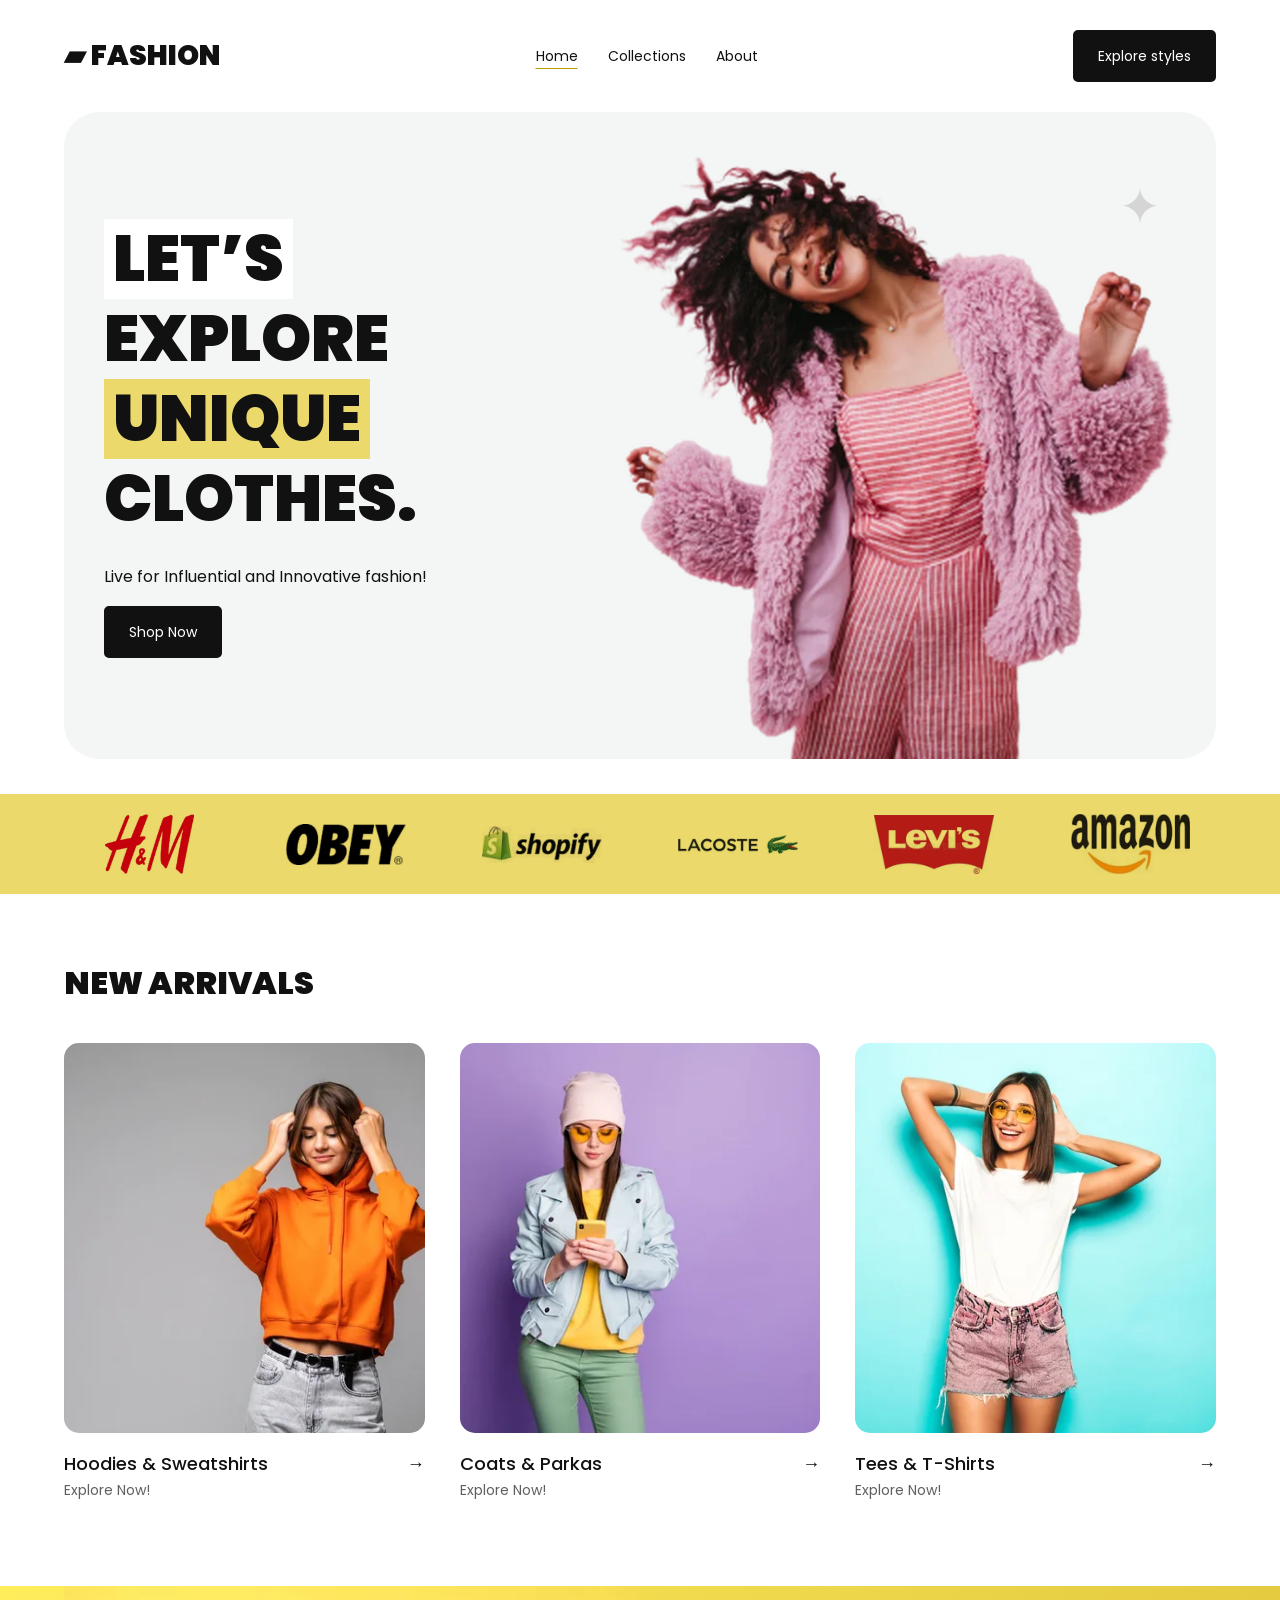
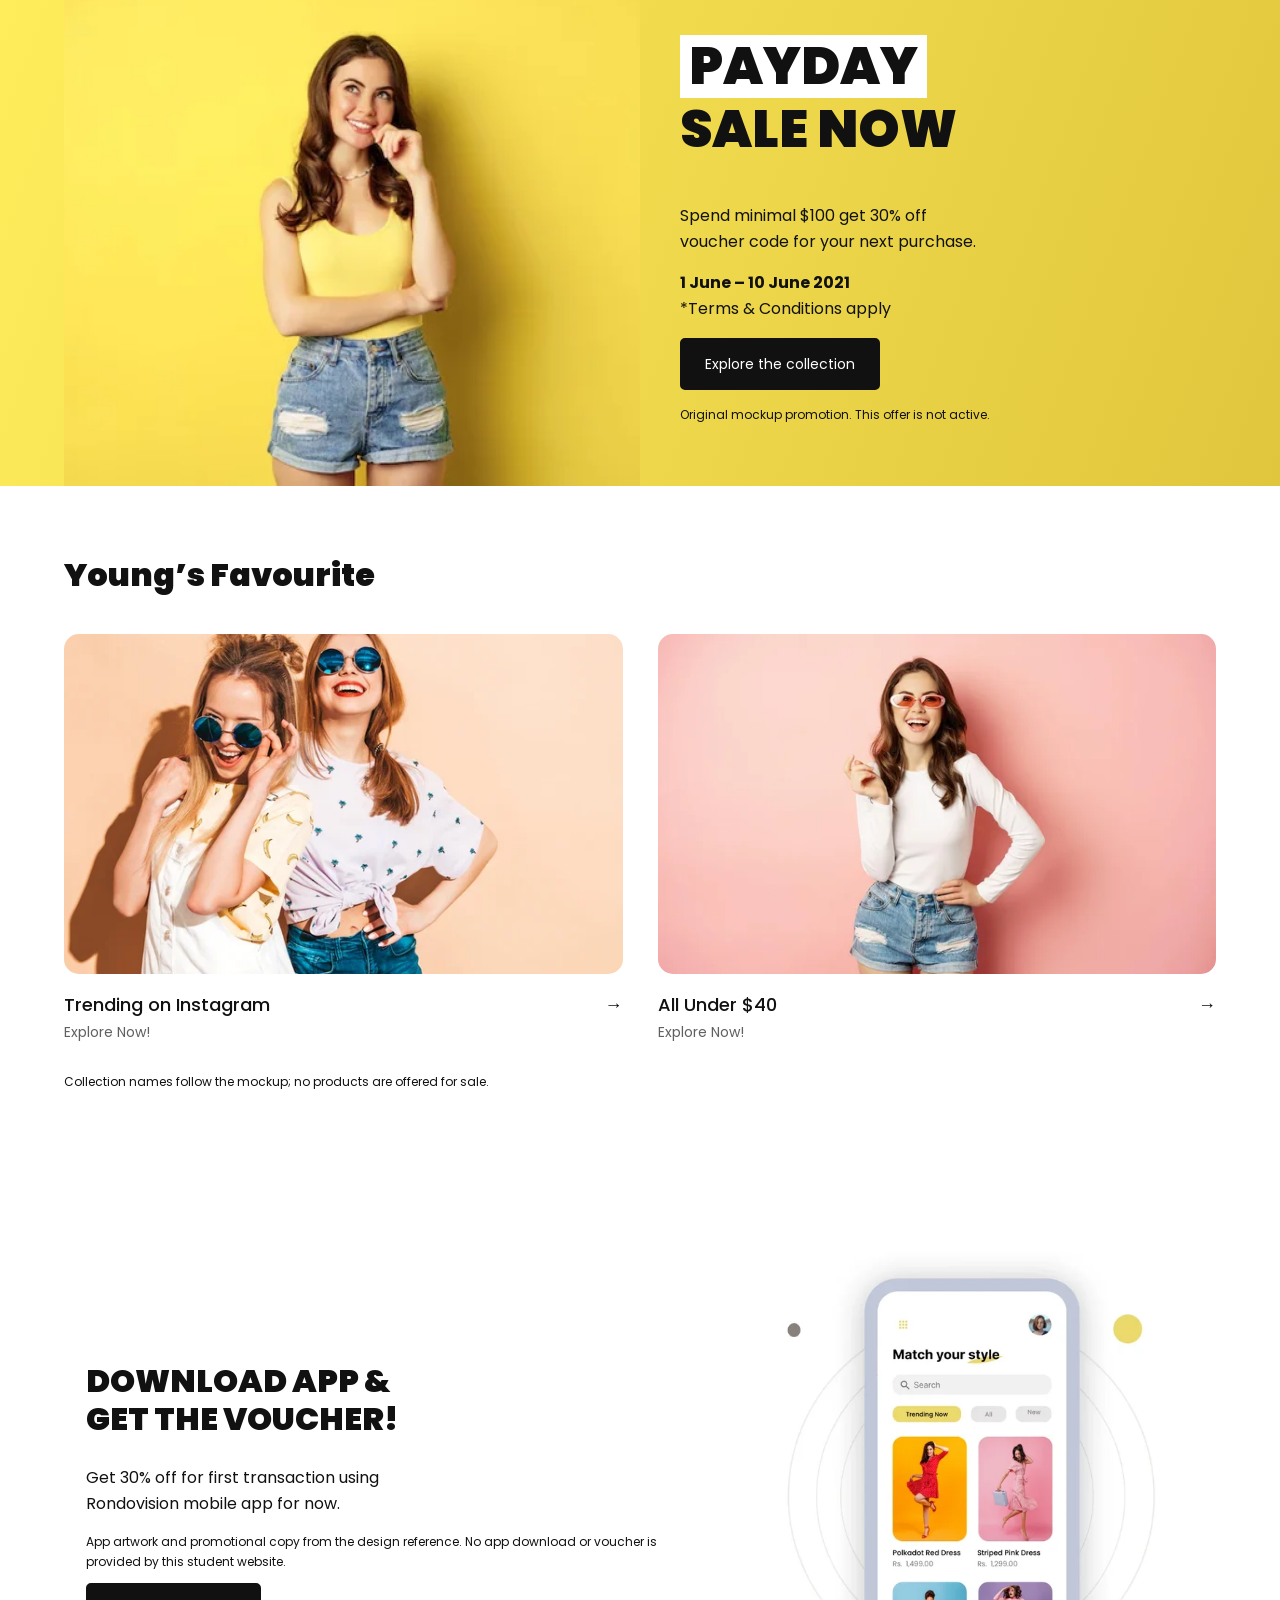
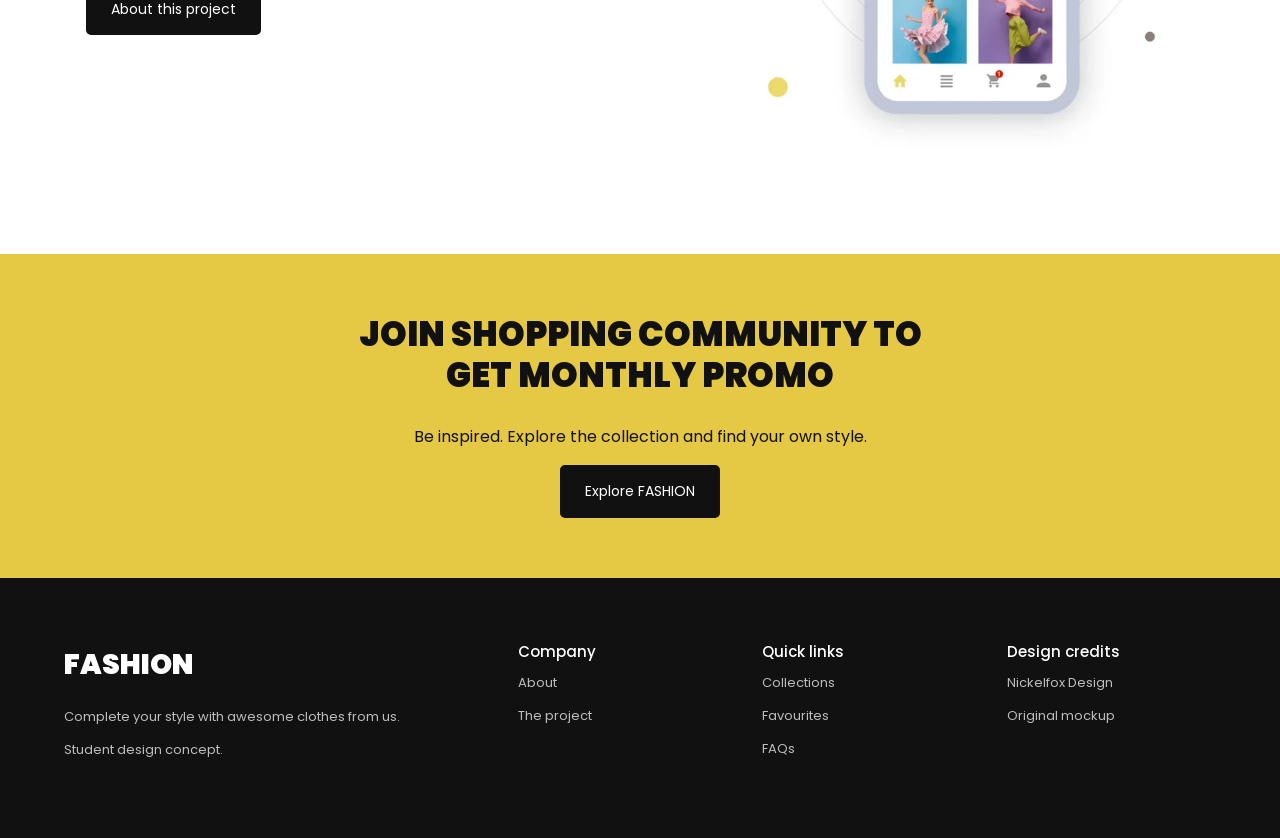
<file: index.html>
<!DOCTYPE html>
<html lang="en">
<head>
  <meta charset="UTF-8">
  <meta name="viewport" content="width=device-width, initial-scale=1.0">
  <meta name="description" content="Explore the FASHION clothing website.">

  <title>Home | FASHION</title>

  <!-- Loads the font and shared stylesheet. -->
  <link href="https://fonts.googleapis.com/css2?family=Poppins:wght@400;500;700;900&amp;display=swap" rel="stylesheet">
  <link rel="stylesheet" href="css/style.css">
</head>

<body class="home" itemscope itemtype="https://schema.org/WebPage">

  <!-- Lets keyboard users jump to the main content. -->
  <a class="skip-link" href="#main">Skip to main content</a>

  <!-- Logo, navigation and explore button. -->
  <header class="container header">
    <a class="logo" href="index.html">
      <span aria-hidden="true">▰</span> FASHION
    </a>

    <nav aria-label="Main navigation">
      <a href="index.html" aria-current="page">Home</a>
      <a href="collections.html">Collections</a>
      <a href="about.html">About</a>
    </nav>

    <a class="button" href="collections.html">Explore styles</a>
  </header>

  <main id="main" tabindex="-1">

    <!-- Main introduction with text and a model photograph. -->
    <section class="container hero">
      <div class="hero-text">
        <h1 itemprop="name">
          <span class="highlight white">LET’S</span><br>
          EXPLORE<br>
          <span class="highlight">UNIQUE</span><br>
          CLOTHES.
        </h1>

        <p>Live for Influential and Innovative fashion!</p>

        <a class="button" href="collections.html">Shop Now</a>
      </div>

      <div class="hero-picture">
        <img
          src="images/hero-600.webp"
          srcset="images/hero-300.webp 300w, images/hero-600.webp 600w"
          sizes="(max-width: 600px) 90vw, 45vw"
          alt="Woman wearing a fluffy pink coat and striped pink outfit"
        >

        <span class="star" aria-hidden="true">✦</span>
      </div>
    </section>

    <!-- Brand logos included in the original design reference. -->
    <div class="brands">
      <div class="container brand-row">
        <img
          class="brand-logo"
          src="images/hm-600.webp"
          srcset="images/hm-300.webp 300w, images/hm-600.webp 600w"
          sizes="(max-width: 600px) 25vw, 120px"
          alt="H and M"
          loading="lazy"
        >

        <img
          class="brand-logo"
          src="images/obey-600.webp"
          srcset="images/obey-300.webp 300w, images/obey-600.webp 600w"
          sizes="(max-width: 600px) 25vw, 120px"
          alt="Obey"
          loading="lazy"
        >

        <img
          class="brand-logo"
          src="images/shopify-600.webp"
          srcset="images/shopify-300.webp 300w, images/shopify-600.webp 600w"
          sizes="(max-width: 600px) 25vw, 120px"
          alt="Shopify"
          loading="lazy"
        >

        <img
          class="brand-logo"
          src="images/lacoste-600.webp"
          srcset="images/lacoste-300.webp 300w, images/lacoste-600.webp 600w"
          sizes="(max-width: 600px) 25vw, 120px"
          alt="Lacoste"
          loading="lazy"
        >

        <img
          class="brand-logo"
          src="images/levis-600.webp"
          srcset="images/levis-300.webp 300w, images/levis-600.webp 600w"
          sizes="(max-width: 600px) 25vw, 120px"
          alt="Levi’s"
          loading="lazy"
        >

        <img
          class="brand-logo"
          src="images/amazon-600.webp"
          srcset="images/amazon-300.webp 300w, images/amazon-600.webp 600w"
          sizes="(max-width: 600px) 25vw, 120px"
          alt="Amazon"
          loading="lazy"
        >
      </div>
    </div>

    <!-- Each card links to its matching collection. -->
    <section class="container section">
      <h2 class="section-title">NEW ARRIVALS</h2>

      <div class="cards">
        <article class="card">
          <a href="collections.html#hoodies">
            <img
              src="images/hoodie-600.webp"
              srcset="images/hoodie-300.webp 300w, images/hoodie-600.webp 600w"
              sizes="(max-width: 600px) 90vw, 30vw"
              alt="Woman in an orange hoodie against a grey background"
              loading="lazy"
            >

            <h3>
              Hoodies &amp; Sweatshirts
              <span aria-hidden="true">&rarr;</span>
            </h3>

            <p>Explore Now!</p>
          </a>
        </article>

        <article class="card">
          <a href="collections.html#coats">
            <img
              src="images/coat-600.webp"
              srcset="images/coat-300.webp 300w, images/coat-600.webp 600w"
              sizes="(max-width: 600px) 90vw, 30vw"
              alt="Woman in a pale coat and hat against a purple background"
              loading="lazy"
            >

            <h3>
              Coats &amp; Parkas
              <span aria-hidden="true">&rarr;</span>
            </h3>

            <p>Explore Now!</p>
          </a>
        </article>

        <article class="card">
          <a href="collections.html#tees">
            <img
              src="images/tshirt-600.webp"
              srcset="images/tshirt-300.webp 300w, images/tshirt-600.webp 600w"
              sizes="(max-width: 600px) 90vw, 30vw"
              alt="Woman wearing a white tee against a turquoise background"
              loading="lazy"
            >

            <h3>
              Tees &amp; T-Shirts
              <span aria-hidden="true">&rarr;</span>
            </h3>

            <p>Explore Now!</p>
          </a>
        </article>
      </div>
    </section>

    <!-- Sale banner from the mockup, with an inactive-offer notice. -->
    <section class="sale">
      <div class="container sale-row">
        <img
          class="sale-picture"
          src="images/payday-600.webp"
          srcset="images/payday-300.webp 300w, images/payday-600.webp 600w"
          sizes="(max-width: 600px) 90vw, 45vw"
          alt="Woman wearing a yellow top and denim shorts"
          loading="lazy"
        >

        <div class="sale-text">
          <h2>
            <span class="highlight white">PAYDAY</span><br>
            SALE NOW
          </h2>

          <p>
            Spend minimal $100 get 30% off<br>
            voucher code for your next purchase.
          </p>

          <p>
            <strong>1 June – 10 June 2021</strong><br>
            *Terms &amp; Conditions apply
          </p>

          <a class="button" href="collections.html">
            Explore the collection
          </a>

          <p class="small-print">
            Original mockup promotion. This offer is not active.
          </p>
        </div>
      </div>
    </section>

    <!-- Two wider favourite collection cards. -->
    <section class="container section" id="favourites">
      <h2 class="section-title">Young’s Favourite</h2>

      <div class="cards favourites">
        <article class="card">
          <a href="collections.html">
            <img
              src="images/friends-600.webp"
              srcset="images/friends-300.webp 300w, images/friends-600.webp 600w"
              sizes="(max-width: 600px) 90vw, 45vw"
              alt="Two women wearing sunglasses against a peach background"
              loading="lazy"
            >

            <h3>
              Trending on Instagram
              <span aria-hidden="true">&rarr;</span>
            </h3>

            <p>Explore Now!</p>
          </a>
        </article>

        <article class="card">
          <a href="collections.html">
            <img
              src="images/summer-600.webp"
              srcset="images/summer-300.webp 300w, images/summer-600.webp 600w"
              sizes="(max-width: 600px) 90vw, 45vw"
              alt="Woman in a white top and denim shorts against a pink background"
              loading="lazy"
            >

            <h3>
              All Under $40
              <span aria-hidden="true">&rarr;</span>
            </h3>

            <p>Explore Now!</p>
          </a>
        </article>
      </div>

      <p class="small-print">
        Collection names follow the mockup; no products are offered for sale.
      </p>
    </section>

    <!-- Original app illustration and a working project link. -->
    <section class="container app-section">
      <div>
        <h2>
          DOWNLOAD APP &amp;<br>
          GET THE VOUCHER!
        </h2>

        <p>
          Get 30% off for first transaction using<br>
          Rondovision mobile app for now.
        </p>

        <p class="small-print">
          App artwork and promotional copy from the design reference.
          No app download or voucher is provided by this student website.
        </p>

        <a class="button" href="about.html#project">
          About this project
        </a>
      </div>

      <img
        class="phone"
        src="images/phone-600.webp"
        srcset="images/phone-300.webp 300w, images/phone-600.webp 600w"
        sizes="(max-width: 600px) 80vw, 38vw"
        alt="Mobile app illustration showing a fashion catalogue"
        loading="lazy"
      >
    </section>

    <!-- A page link replaces the mockup's email form. -->
    <section class="community">
      <div class="container">
        <h2>
          JOIN SHOPPING COMMUNITY TO<br>
          GET MONTHLY PROMO
        </h2>

        <p>
          Be inspired. Explore the collection and find your own style.
        </p>

        <a class="button" href="collections.html">
          Explore FASHION
        </a>
      </div>
    </section>

  </main>

  <!-- Website information, useful links and design credits. -->
  <footer class="footer">
    <div class="container footer-columns">
      <div>
        <a class="logo" href="index.html">FASHION</a>
        <p>Complete your style with awesome clothes from us.</p>
        <p>Student design concept.</p>
      </div>

      <div>
        <h2>Company</h2>
        <a href="about.html">About</a>
        <a href="about.html#project">The project</a>
      </div>

      <div>
        <h2>Quick links</h2>
        <a href="collections.html">Collections</a>
        <a href="index.html#favourites">Favourites</a>
        <a href="about.html#faq">FAQs</a>
      </div>

      <div>
        <h2>Design credits</h2>
        <a href="https://www.figma.com/community/file/1135871952737326157/shopping-website">
          Nickelfox Design
        </a>
        <a href="images/mockup-1200.webp">Original mockup</a>
      </div>
    </div>
  </footer>

</body>
</html>
</file>
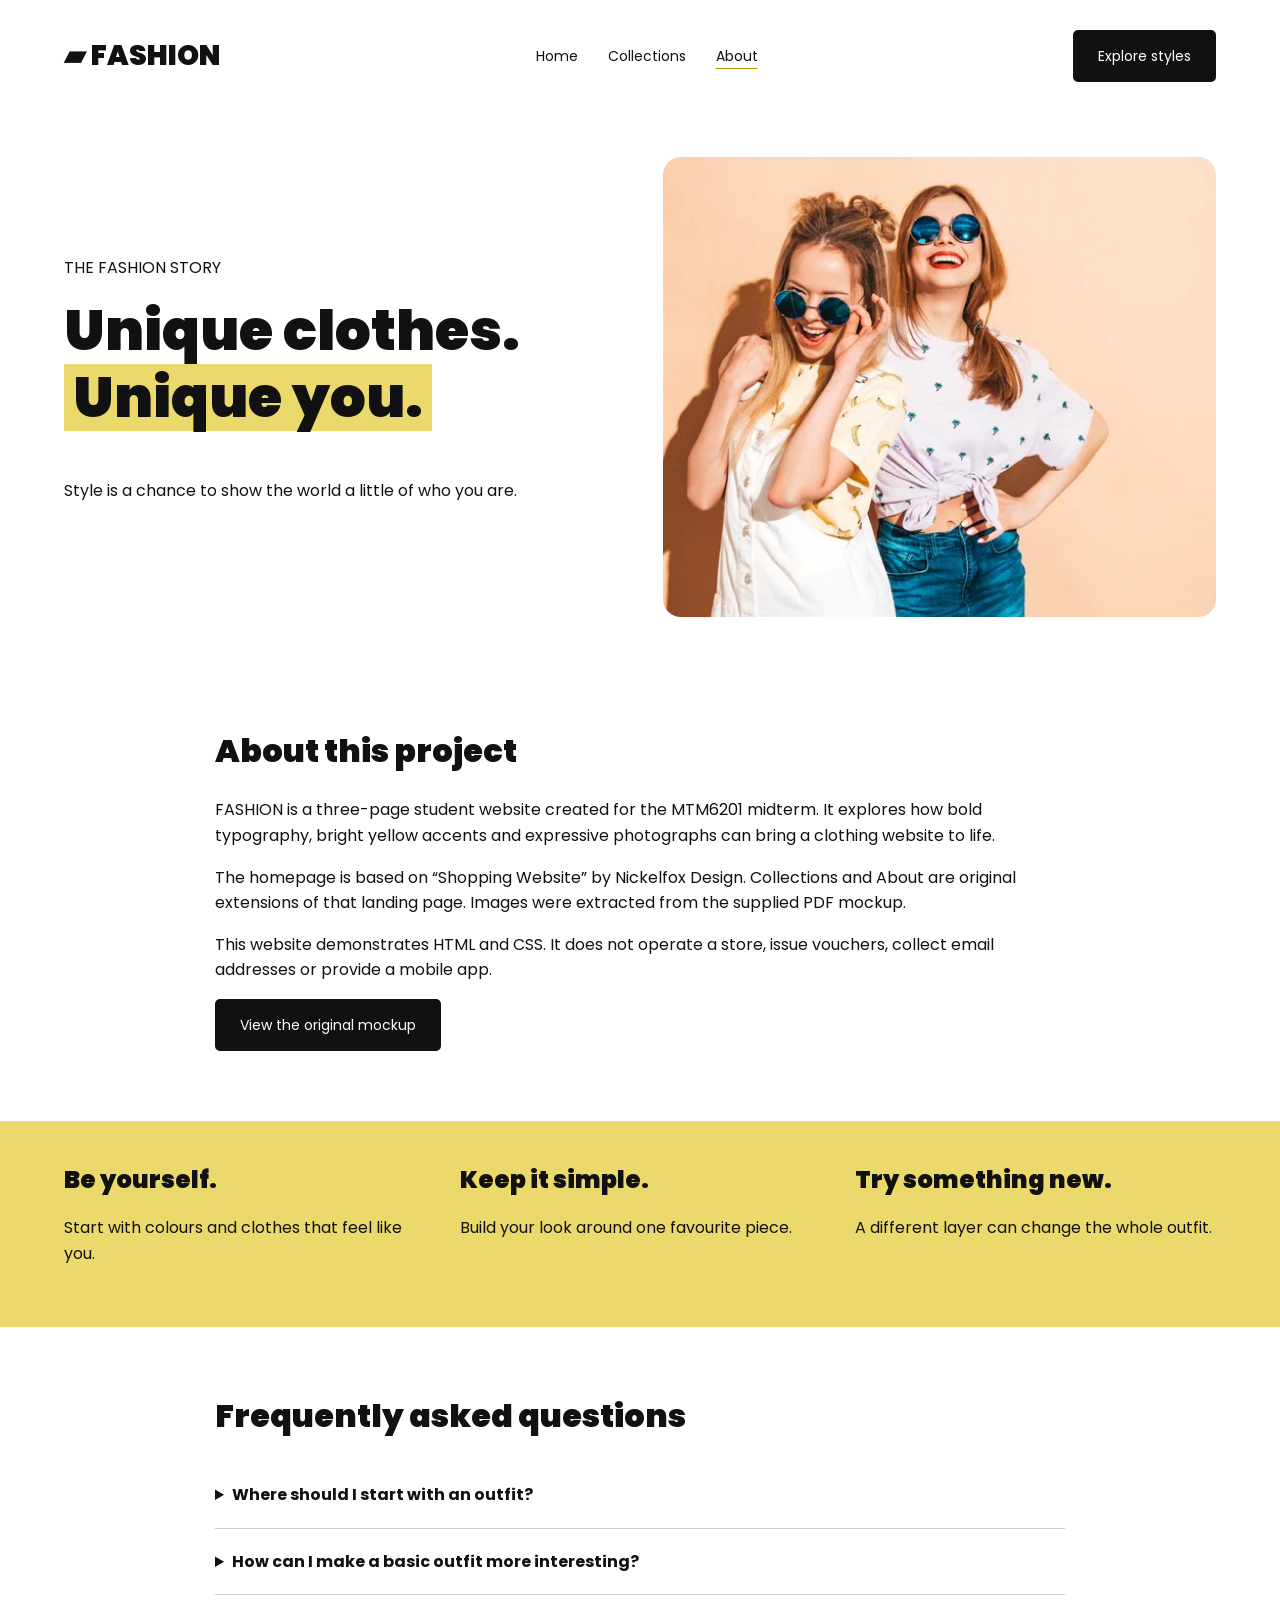
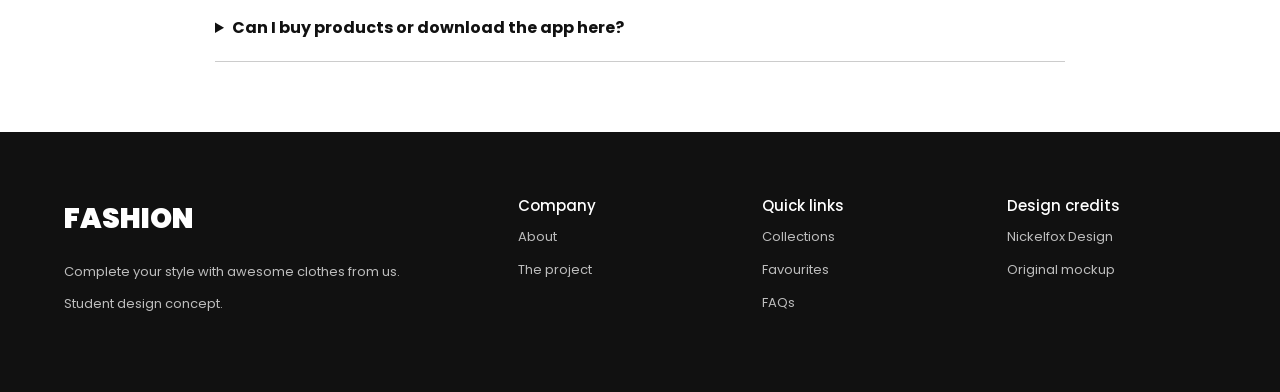
<file: about.html>
<!DOCTYPE html>
<html lang="en">
<head>
  <meta charset="UTF-8">
  <meta name="viewport" content="width=device-width, initial-scale=1.0">
  <meta name="description" content="Learn about the FASHION student project.">

  <title>About | FASHION</title>

  <!-- Loads the Poppins font and shared stylesheet. -->
  <link href="https://fonts.googleapis.com/css2?family=Poppins:wght@400;500;700;900&amp;display=swap" rel="stylesheet">
  <link rel="stylesheet" href="css/style.css">
</head>

<!-- Adds a page class and identifies this document as a web page. -->
<body class="about" itemscope itemtype="https://schema.org/WebPage">

  <!-- Lets keyboard users jump to the main content. -->
  <a class="skip-link" href="#main">Skip to main content</a>

  <!-- Website logo and navigation. -->
  <header class="container header">
    <a class="logo" href="index.html">
      <span aria-hidden="true">▰</span> FASHION
    </a>

    <nav aria-label="Main navigation">
      <a href="index.html">Home</a>
      <a href="collections.html">Collections</a>
      <a href="about.html" aria-current="page">About</a>
    </nav>

    <a class="button" href="collections.html">Explore styles</a>
  </header>

  <main id="main" tabindex="-1">

    <!-- Introduction with a heading and photograph. -->
    <section class="container about-intro">
      <div>
        <p>THE FASHION STORY</p>

        <h1 itemprop="name">
          Unique clothes.<br>
          <span class="highlight">Unique you.</span>
        </h1>

        <p>
          Style is a chance to show the world
          a little of who you are.
        </p>
      </div>

      <!-- Provides two image sizes for different screens. -->
      <img
        src="images/friends-600.webp"
        srcset="images/friends-300.webp 300w, images/friends-600.webp 600w"
        sizes="(max-width: 600px) 90vw, 45vw"
        alt="Two women in sunglasses sharing a playful fashion moment"
      >
    </section>

    <!-- Explains the project and credits the original designer. -->
    <section class="container section story" id="project">
      <h2>About this project</h2>

      <p>
        FASHION is a three-page student website created for
        the MTM6201 midterm. It explores how bold typography,
        bright yellow accents and expressive photographs
        can bring a clothing website to life.
      </p>

      <p>
        The homepage is based on “Shopping Website” by
        Nickelfox Design. Collections and About are original
        extensions of that landing page. Images were extracted
        from the supplied PDF mockup.
      </p>

      <p>
        This website demonstrates HTML and CSS.
        It does not operate a store, issue vouchers,
        collect email addresses or provide a mobile app.
      </p>

      <a class="button" href="images/mockup-1200.webp">
        View the original mockup
      </a>
    </section>

    <!-- Three style ideas displayed using the shared card layout. -->
    <section class="values">
      <div class="container cards">
        <article>
          <h2>Be yourself.</h2>
          <p>Start with colours and clothes that feel like you.</p>
        </article>

        <article>
          <h2>Keep it simple.</h2>
          <p>Build your look around one favourite piece.</p>
        </article>

        <article>
          <h2>Try something new.</h2>
          <p>A different layer can change the whole outfit.</p>
        </article>
      </div>
    </section>

    <!-- Expandable questions work without JavaScript. -->
    <section class="container section story" id="faq">
      <h2>Frequently asked questions</h2>

      <details>
        <summary>Where should I start with an outfit?</summary>
        <p>
          Choose one piece you enjoy wearing.
          Build around its colour, shape or texture,
          and keep the other pieces simple.
        </p>
      </details>

      <details>
        <summary>
          How can I make a basic outfit more interesting?
        </summary>
        <p>
          Try a colourful coat, a contrasting accessory
          or a different combination of pieces you already own.
        </p>
      </details>

      <details>
        <summary>
          Can I buy products or download the app here?
        </summary>
        <p>
          No. The products, offers and app illustration
          belong to the design reference.
          This is a student HTML and CSS project.
        </p>
      </details>
    </section>

  </main>

  <!-- Footer information and useful links. -->
  <footer class="footer">
    <div class="container footer-columns">
      <div>
        <a class="logo" href="index.html">FASHION</a>
        <p>Complete your style with awesome clothes from us.</p>
        <p>Student design concept.</p>
      </div>

      <div>
        <h2>Company</h2>
        <a href="about.html">About</a>
        <a href="about.html#project">The project</a>
      </div>

      <div>
        <h2>Quick links</h2>
        <a href="collections.html">Collections</a>
        <a href="index.html#favourites">Favourites</a>
        <a href="about.html#faq">FAQs</a>
      </div>

      <div>
        <h2>Design credits</h2>
        <a href="https://www.figma.com/community/file/1135871952737326157/shopping-website">
          Nickelfox Design
        </a>
        <a href="images/mockup-1200.webp">Original mockup</a>
      </div>
    </div>
  </footer>

</body>
</html>
</file>
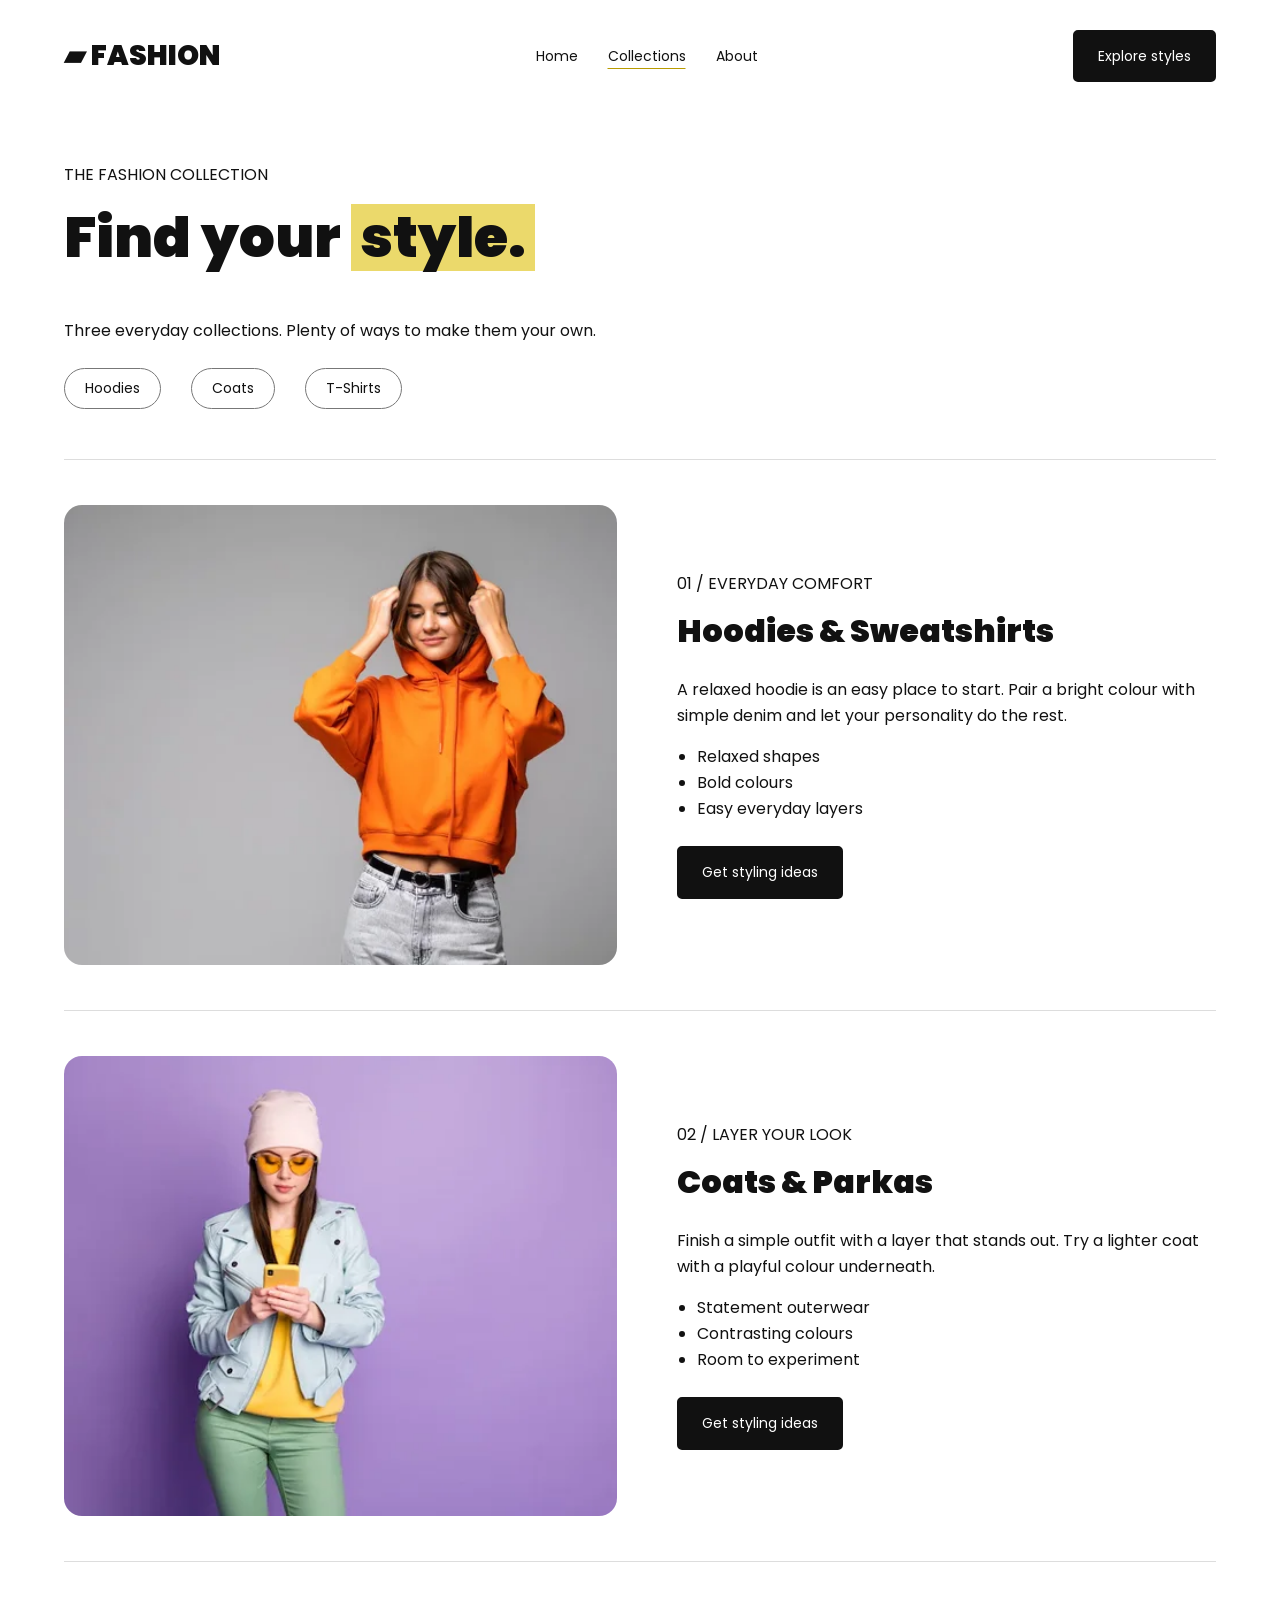
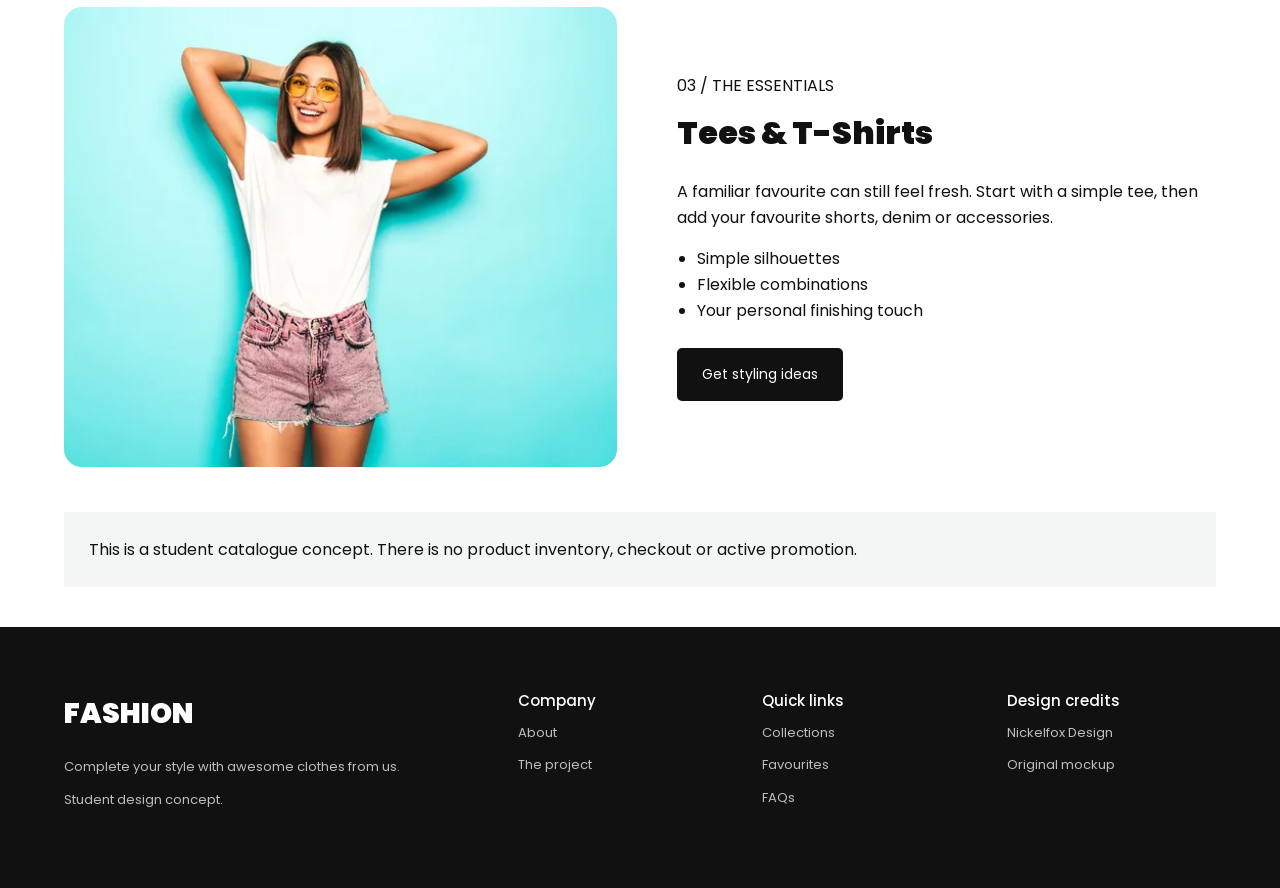
<file: collections.html>
<!DOCTYPE html>
<html lang="en">
<head>
  <meta charset="UTF-8">
  <meta name="viewport" content="width=device-width, initial-scale=1.0">
  <meta name="description" content="Explore the FASHION clothing collections.">

  <title>Collections | FASHION</title>

  <!-- Loads the Poppins font and shared stylesheet. -->
  <link href="https://fonts.googleapis.com/css2?family=Poppins:wght@400;500;700;900&amp;display=swap" rel="stylesheet">
  <link rel="stylesheet" href="css/style.css">
</head>

<!-- Adds a page class and identifies this document as a web page. -->
<body class="collections">

  <!-- Lets keyboard users jump to the main content. -->
  <a class="skip-link" href="#main">Skip to main content</a>

  <!-- Website logo and navigation. -->
  <header class="container header">
    <a class="logo" href="index.html">
      <span aria-hidden="true">▰</span> FASHION
    </a>

    <nav aria-label="Main navigation">
      <a href="index.html">Home</a>
      <a href="collections.html" aria-current="page">Collections</a>
      <a href="about.html">About</a>
    </nav>

    <a class="button" href="collections.html">Explore styles</a>
  </header>

  <main id="main" tabindex="-1">

    <!-- Page introduction and links to each collection. -->
    <section class="container page-heading">
      <p>THE FASHION COLLECTION</p>

      <h1 itemprop="name">
        Find your <span class="highlight">style.</span>
      </h1>

      <p>
        Three everyday collections.
        Plenty of ways to make them your own.
      </p>

      <!-- Each link jumps to a matching section ID below. -->
      <nav class="category-links" aria-label="Collection categories">
        <a href="#hoodies">Hoodies</a>
        <a href="#coats">Coats</a>
        <a href="#tees">T-Shirts</a>
      </nav>
    </section>

    <!-- Hoodies collection: image, description and features. -->
    <section class="container collection" id="hoodies">
      <img
        src="images/hoodie-600.webp"
        srcset="images/hoodie-300.webp 300w, images/hoodie-600.webp 600w"
        sizes="(max-width: 600px) 90vw, 45vw"
        alt="Woman in an orange hoodie against a grey background"
        loading="lazy"
      >

      <div>
        <p>01 / EVERYDAY COMFORT</p>
        <h2>Hoodies &amp; Sweatshirts</h2>

        <p>
          A relaxed hoodie is an easy place to start.
          Pair a bright colour with simple denim and let
          your personality do the rest.
        </p>

        <ul>
          <li>Relaxed shapes</li>
          <li>Bold colours</li>
          <li>Easy everyday layers</li>
        </ul>

        <!-- Opens the questions section on the About page. -->
        <a class="button" href="about.html#faq">
          Get styling ideas
        </a>
      </div>
    </section>

    <!-- Coats collection uses the same layout. -->
    <section class="container collection" id="coats">
      <img
        src="images/coat-600.webp"
        srcset="images/coat-300.webp 300w, images/coat-600.webp 600w"
        sizes="(max-width: 600px) 90vw, 45vw"
        alt="Woman in a pale coat, hat and green trousers"
        loading="lazy"
      >

      <div>
        <p>02 / LAYER YOUR LOOK</p>
        <h2>Coats &amp; Parkas</h2>

        <p>
          Finish a simple outfit with a layer that stands out.
          Try a lighter coat with a playful colour underneath.
        </p>

        <ul>
          <li>Statement outerwear</li>
          <li>Contrasting colours</li>
          <li>Room to experiment</li>
        </ul>

        <a class="button" href="about.html#faq">
          Get styling ideas
        </a>
      </div>
    </section>

    <!-- T-shirts collection. -->
    <section class="container collection" id="tees">
      <img
        src="images/tshirt-600.webp"
        srcset="images/tshirt-300.webp 300w, images/tshirt-600.webp 600w"
        sizes="(max-width: 600px) 90vw, 45vw"
        alt="Woman in a white tee and patterned shorts"
        loading="lazy"
      >

      <div>
        <p>03 / THE ESSENTIALS</p>
        <h2>Tees &amp; T-Shirts</h2>

        <p>
          A familiar favourite can still feel fresh.
          Start with a simple tee, then add your favourite
          shorts, denim or accessories.
        </p>

        <ul>
          <li>Simple silhouettes</li>
          <li>Flexible combinations</li>
          <li>Your personal finishing touch</li>
        </ul>

        <a class="button" href="about.html#faq">
          Get styling ideas
        </a>
      </div>
    </section>

    <!-- Explains that this website is a student demonstration. -->
    <aside class="container notice">
      This is a student catalogue concept.
      There is no product inventory, checkout or active promotion.
    </aside>

  </main>

  <!-- Footer information and useful links. -->
  <footer class="footer">
    <div class="container footer-columns">
      <div>
        <a class="logo" href="index.html">FASHION</a>
        <p>Complete your style with awesome clothes from us.</p>
        <p>Student design concept.</p>
      </div>

      <div>
        <h2>Company</h2>
        <a href="about.html">About</a>
        <a href="about.html#project">The project</a>
      </div>

      <div>
        <h2>Quick links</h2>
        <a href="collections.html">Collections</a>
        <a href="index.html#favourites">Favourites</a>
        <a href="about.html#faq">FAQs</a>
      </div>

      <div>
        <h2>Design credits</h2>
        <a href="https://www.figma.com/community/file/1135871952737326157/shopping-website">
          Nickelfox Design
        </a>
        <a href="images/mockup-1200.webp">Original mockup</a>
      </div>
    </div>
  </footer>

</body>
</html>
</file>
<file: css/style.css>
/* Includes padding and borders inside the set width. */
* {
  box-sizing: border-box;
}

/* Makes links to sections scroll smoothly. */
html {
  scroll-behavior: smooth;
}

/* Default page colours, font and line spacing. */
body {
  margin: 0;
  color: #111;
  background: #fff;
  font-family: "Poppins", Arial, sans-serif;
  line-height: 1.6;
}

/* Centres content and limits its width. */
.container {
  width: 90%;
  max-width: 1240px;
  margin: 0 auto;
}

/* Removes default link underlines. */
a {
  color: inherit;
  text-decoration: none;
}

/* Keeps images inside their containers. */
img {
  display: block;
  max-width: 100%;
  height: auto;
}

/* Removes default space above text. */
h1,
h2,
h3,
p {
  margin-top: 0;
}

h1,
h2,
h3 {
  line-height: 1.2;
}

h1 {
  font-size: 56px;
  font-weight: 900;
}

h2 {
  font-size: 32px;
  font-weight: 900;
}

h3 {
  font-size: 18px;
  font-weight: 500;
}

/* Hides the skip link until a keyboard user selects it. */
.skip-link {
  position: absolute;
  top: -100px;
  left: 15px;
  padding: 12px;
  background: #111;
  color: #fff;
  z-index: 5;
}

.skip-link:focus {
  top: 10px;
}

/* Shows which element has keyboard focus. */
:focus-visible {
  outline: 3px solid #6a39b8;
  outline-offset: 5px;
}

/* Places header items in a row. */
.header {
  display: flex;
  align-items: center;
  justify-content: space-between;
  gap: 25px;
  padding: 30px 0;
}

.logo {
  font-size: 28px;
  font-weight: 900;
}

nav {
  display: flex;
  gap: 30px;
}

nav a {
  font-size: 14px;
}

/* Highlights hovered links and the current page. */
nav a:hover,
nav a[aria-current="page"] {
  text-decoration: underline;
  text-decoration-color: #b99b00;
  text-underline-offset: 7px;
}

/* Styles links as buttons. */
.button {
  display: inline-block;
  padding: 13px 23px;
  border: 2px solid #111;
  border-radius: 5px;
  background: #111;
  color: #fff;
  font-size: 14px;
  transition:
    transform 0.2s,
    background-color 0.2s,
    color 0.2s;
}

.button:hover {
  background: #ebd96b;
  color: #111;
  transform: translateY(-4px);
}

/* Places hero text and the model image beside each other. */
.hero {
  display: flex;
  align-items: center;
  overflow: hidden;
  padding: 45px 40px 0;
  border-radius: 35px;
  background: #f4f6f5;
}

.hero-text {
  width: 48%;
  padding-bottom: 40px;
}

.hero h1 {
  margin-bottom: 25px;
  font-size: 64px;
  line-height: 1.25;
}

.hero-text p {
  font-size: 16px;
}

/* Adds a yellow background behind selected words. */
.highlight {
  display: inline-block;
  padding: 0 9px;
  background: #ebd96b;
}

.white {
  background: #fff;
}

/* Positions the image and provides a reference point for the star. */
.hero-picture {
  position: relative;
  align-self: flex-end;
  width: 52%;
}

.hero-picture img {
  width: 100%;
}

/* Slowly rotates the decorative star. */
.star {
  position: absolute;
  top: 10px;
  right: 15px;
  color: #d5d5d5;
  font-size: 50px;
  animation: turn-star 12s linear infinite;
}

/* Yellow brand-logo strip. */
.brands {
  margin-top: 35px;
  padding: 20px 0;
  background: #ebd96b;
}

.brand-row {
  display: flex;
  align-items: center;
  justify-content: space-around;
  gap: 25px;
}

/* Keeps complete logos visible and blends their white backgrounds. */
.brand-logo {
  width: 120px;
  height: 60px;
  object-fit: contain;
  mix-blend-mode: multiply;
}

/* Shared section spacing. */
.section {
  padding: 70px 0;
}

.section-title {
  margin-bottom: 40px;
}

/* Creates three equal card columns. */
.cards {
  display: grid;
  grid-template-columns: repeat(3, 1fr);
  gap: 35px;
}

/* Crops card images to matching sizes. */
.card img {
  width: 100%;
  height: 390px;
  object-fit: cover;
  border-radius: 15px;
  transition: transform 0.3s;
}

.card a:hover img {
  transform: translateY(-6px);
}

.card h3 {
  margin: 20px 0 5px;
}

.card h3 span {
  float: right;
}

.card p {
  color: #606060;
  font-size: 14px;
}

/* Sale banner with a yellow gradient. */
.sale {
  background: linear-gradient(110deg, #ffed5c, #e0c63c);
}

.sale-row {
  display: flex;
  align-items: center;
  gap: 40px;
}

.sale-picture {
  width: 50%;
  height: 500px;
  object-fit: cover;
}

.sale-text {
  width: 50%;
  padding: 30px 0;
}

.sale h2 {
  font-size: 52px;
}

.small-print {
  margin-top: 15px;
  font-size: 12px;
}

/* Favourite cards use two columns. */
.favourites {
  grid-template-columns: repeat(2, 1fr);
}

.favourites img {
  height: 340px;
}

/* Places app text beside the phone illustration. */
.app-section {
  display: flex;
  align-items: center;
  justify-content: space-around;
  gap: 50px;
  padding: 40px 0 70px;
}

.app-section > div {
  width: 50%;
}

.phone {
  width: 38%;
}

/* Centres the community section content. */
.community {
  padding: 60px 0;
  text-align: center;
  background: #e5c843;
}

.community h2 {
  font-size: 34px;
}

/* Dark footer with four columns. */
.footer {
  padding: 65px 0;
  background: #111;
  color: #fff;
}

.footer-columns {
  display: grid;
  grid-template-columns: 2fr 1fr 1fr 1fr;
  gap: 35px;
}

.footer h2 {
  font-size: 15px;
  font-weight: 500;
}

/* Styles footer text and links, excluding the logo. */
.footer p,
.footer a:not(.logo) {
  display: block;
  margin-bottom: 12px;
  color: #bdbdbd;
  font-size: 13px;
}

.footer .logo {
  display: block;
  margin-bottom: 20px;
}

.footer a:hover {
  color: #ebd96b;
}

/* Collections page introduction. */
.page-heading {
  padding: 50px 0;
}

.category-links {
  margin-top: 25px;
  flex-wrap: wrap;
}

.category-links a {
  padding: 8px 20px;
  border: 1px solid #777;
  border-radius: 25px;
}

/* Shared image-and-text layouts for Collections and About. */
.collection,
.about-intro {
  display: flex;
  align-items: center;
  gap: 60px;
  padding: 45px 0;
}

.collection {
  border-top: 1px solid #ddd;
}

.collection > img,
.about-intro > img {
  width: 48%;
  height: 460px;
  object-fit: cover;
  border-radius: 18px;
}

/* Allows the text to fill the remaining row space. */
.collection > div,
.about-intro > div {
  flex: 1;
}

.collection ul {
  padding-left: 20px;
  margin-bottom: 25px;
}

.notice {
  padding: 25px;
  margin-bottom: 40px;
  background: #f4f6f5;
}

/* Keeps long paragraphs at a comfortable reading width. */
.story {
  max-width: 850px;
}

.values {
  padding: 45px 0;
  background: #ebd96b;
}

.values h2 {
  font-size: 24px;
}

/* Styles the expandable FAQ questions and answers. */
details {
  padding: 20px 0;
  border-bottom: 1px solid #ccc;
}

summary {
  cursor: pointer;
  font-weight: 700;
}

details p {
  margin: 15px 0 0;
}

/* Animation one: the main content gently appears. */
main {
  animation: appear 0.6s ease-out;
}

@keyframes appear {
  from {
    opacity: 0;
    transform: translateY(12px);
  }

  to {
    opacity: 1;
    transform: translateY(0);
  }
}

/* Animation two: one complete star rotation. */
@keyframes turn-star {
  to {
    transform: rotate(360deg);
  }
}

/* Adjustments for screens up to 900px wide. */
@media (max-width: 900px) {
  .header {
    gap: 15px;
  }

  nav {
    gap: 20px;
  }

  .hero {
    padding: 30px 25px 0;
  }

  .hero h1 {
    font-size: 46px;
  }

  .hero-text p {
    font-size: 14px;
  }

  .brand-logo {
    width: 85px;
  }

  .brand-row {
    gap: 15px;
  }

  .cards {
    gap: 20px;
  }

  .card img {
    height: 300px;
  }

  .sale h2 {
    font-size: 40px;
  }

  .sale-picture {
    height: 430px;
  }

  .collection,
  .about-intro {
    gap: 30px;
  }

  .about-intro h1 {
    font-size: 42px;
  }
}

/* Mobile layout for screens up to 600px wide. */
@media (max-width: 600px) {
  h1 {
    font-size: 38px;
  }

  h2 {
    font-size: 28px;
  }

  /* Moves navigation onto a separate row. */
  .header {
    flex-wrap: wrap;
    padding: 20px 0;
  }

  .logo {
    font-size: 24px;
  }

  .header > .button {
    padding: 10px 12px;
    font-size: 12px;
  }

  .header nav {
    order: 3;
    width: 100%;
    justify-content: space-between;
  }

  /* Stacks the hero text above the model image. */
  .hero {
    flex-direction: column;
    padding: 30px 25px 0;
  }

  .hero-text,
  .hero-picture {
    width: 100%;
  }

  .hero h1 {
    font-size: 44px;
  }

  .hero-text {
    padding-bottom: 20px;
  }

  .hero-picture {
    max-width: 350px;
    align-self: center;
  }

  /* Allows the logos to wrap onto multiple rows. */
  .brand-row {
    flex-wrap: wrap;
    gap: 15px;
  }

  .brand-logo {
    width: 25%;
    height: 45px;
  }

  .section {
    padding: 45px 0;
  }

  /* Displays cards in one column. */
  .cards,
  .favourites {
    grid-template-columns: 1fr;
    gap: 30px;
  }

  .card img {
    height: 400px;
  }

  .favourites img {
    height: 270px;
  }

  /* Stacks image-and-text sections vertically. */
  .sale-row,
  .app-section,
  .collection,
  .about-intro {
    flex-direction: column;
    gap: 25px;
  }

  .sale-picture,
  .sale-text,
  .app-section > div {
    width: 100%;
  }

  .sale-picture {
    height: 340px;
  }

  .sale-text {
    padding: 0 0 35px;
  }

  .sale h2 {
    font-size: 42px;
  }

  .phone {
    width: 80%;
    max-width: 350px;
  }

  .community h2 {
    font-size: 26px;
  }

  /* Changes the footer to two columns. */
  .footer-columns {
    grid-template-columns: 1fr 1fr;
  }

  /* Makes the introduction span both footer columns. */
  .footer-columns > div:first-child {
    grid-column: 1 / -1;
  }

  .collection > img,
  .about-intro > img {
    width: 100%;
    height: 400px;
  }

  .about-intro h1 {
    font-size: 38px;
  }
}

/* Disables animation for visitors who request less motion. */
@media (prefers-reduced-motion: reduce) {
  html {
    scroll-behavior: auto;
  }

  main,
  .star {
    animation: none;
  }

  .button,
  .card img {
    transition: none;
  }
}
</file>
